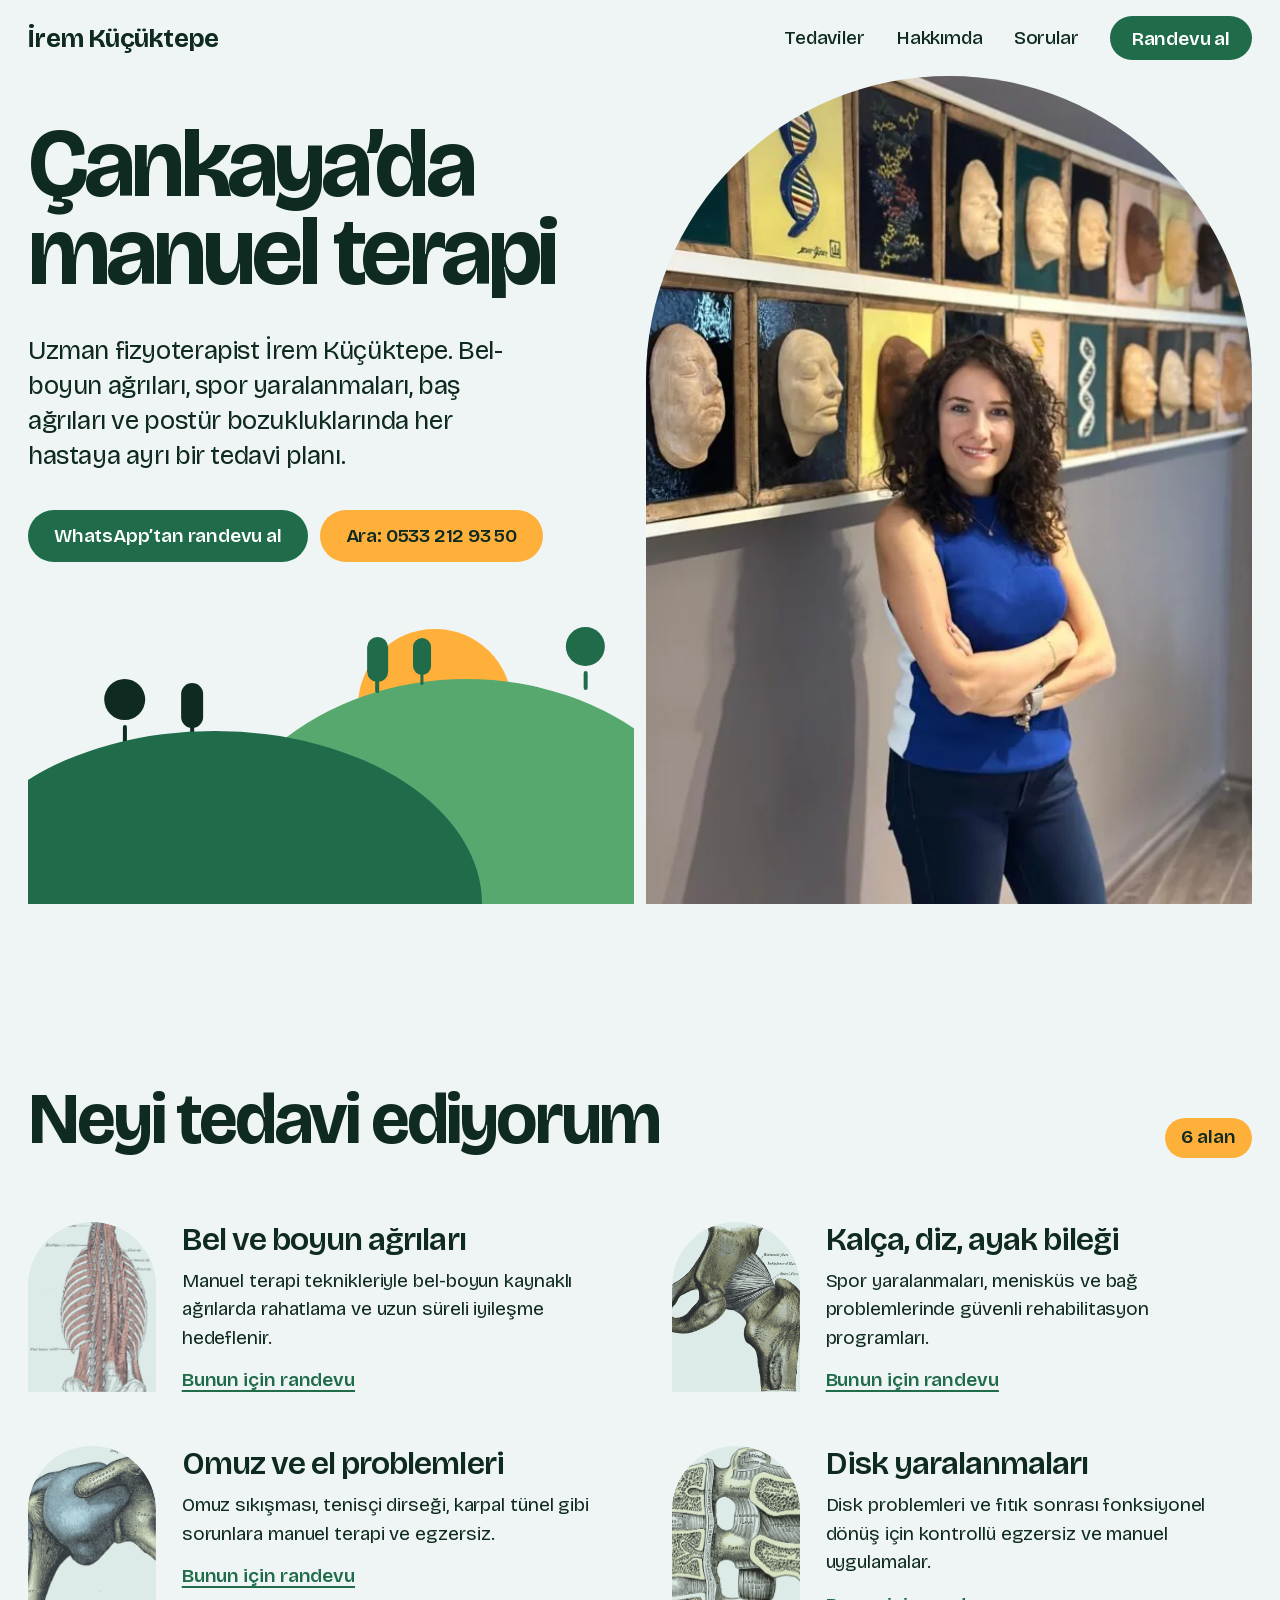
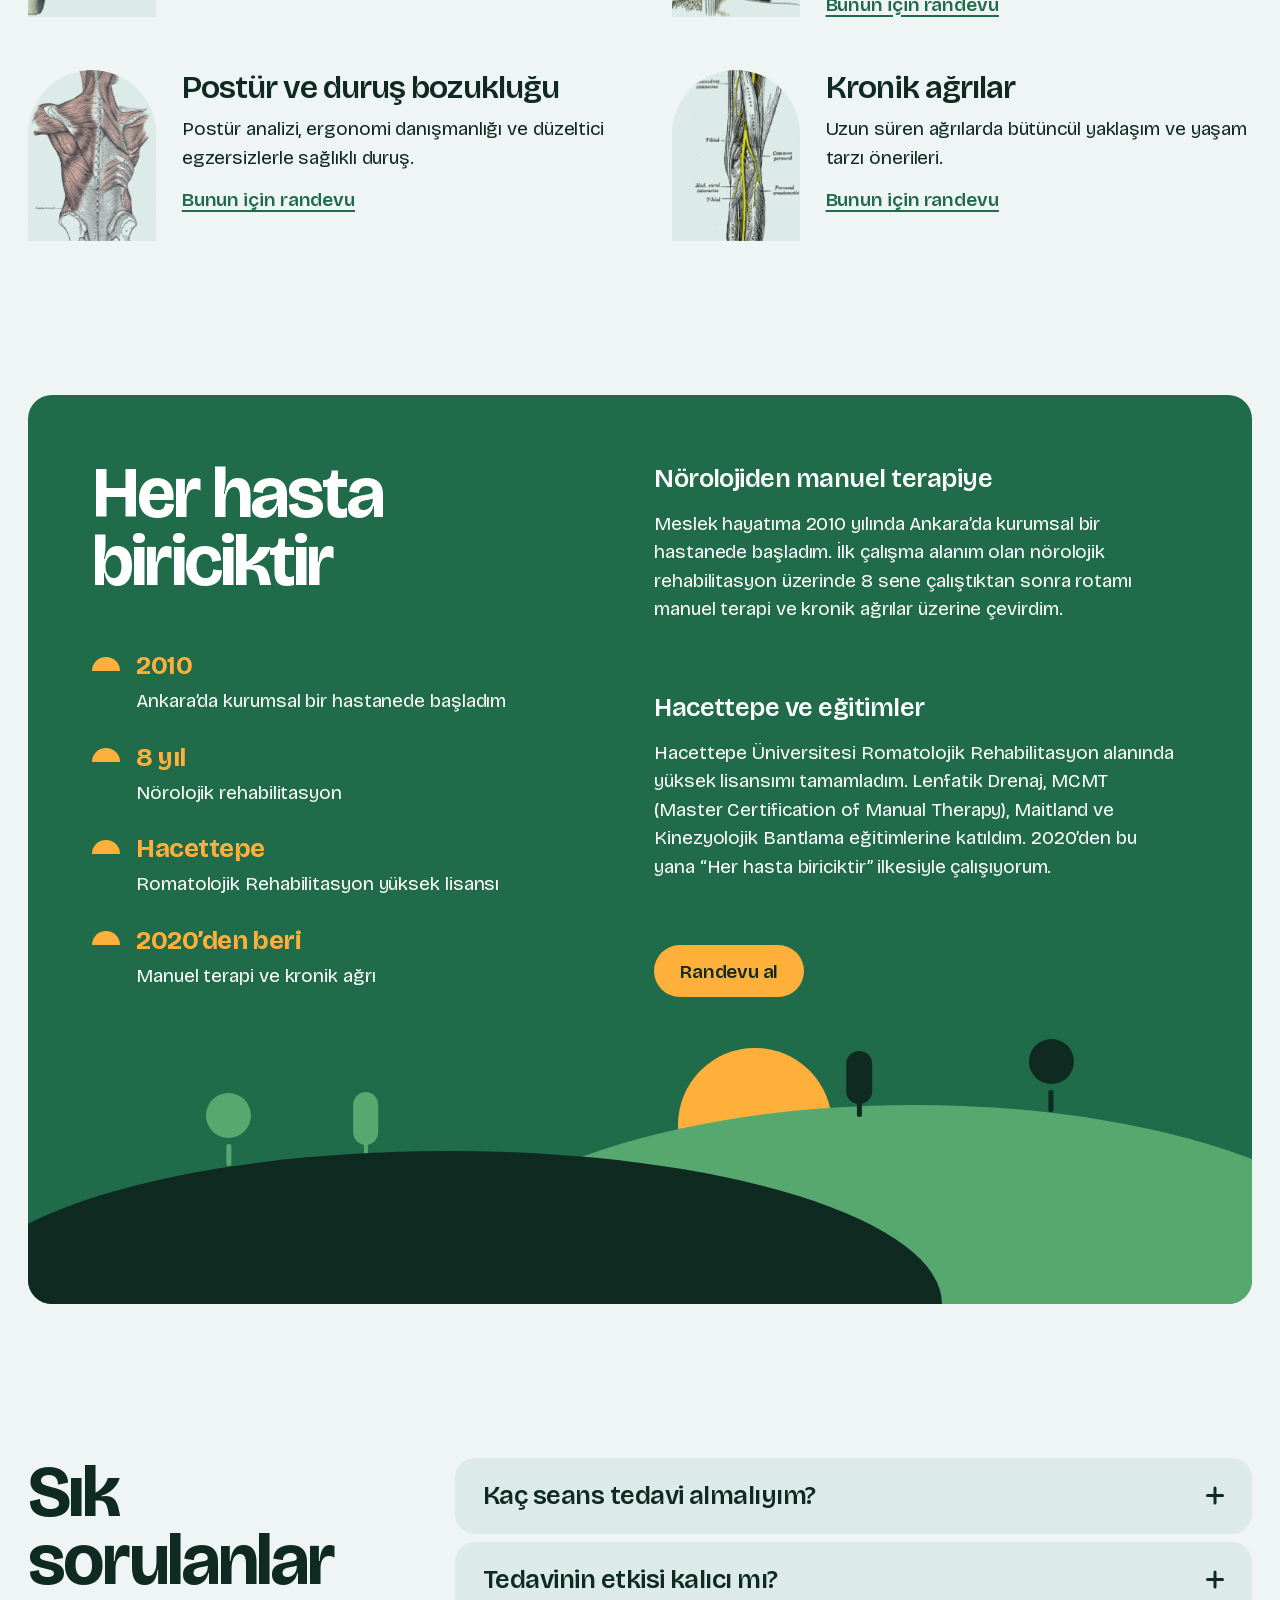
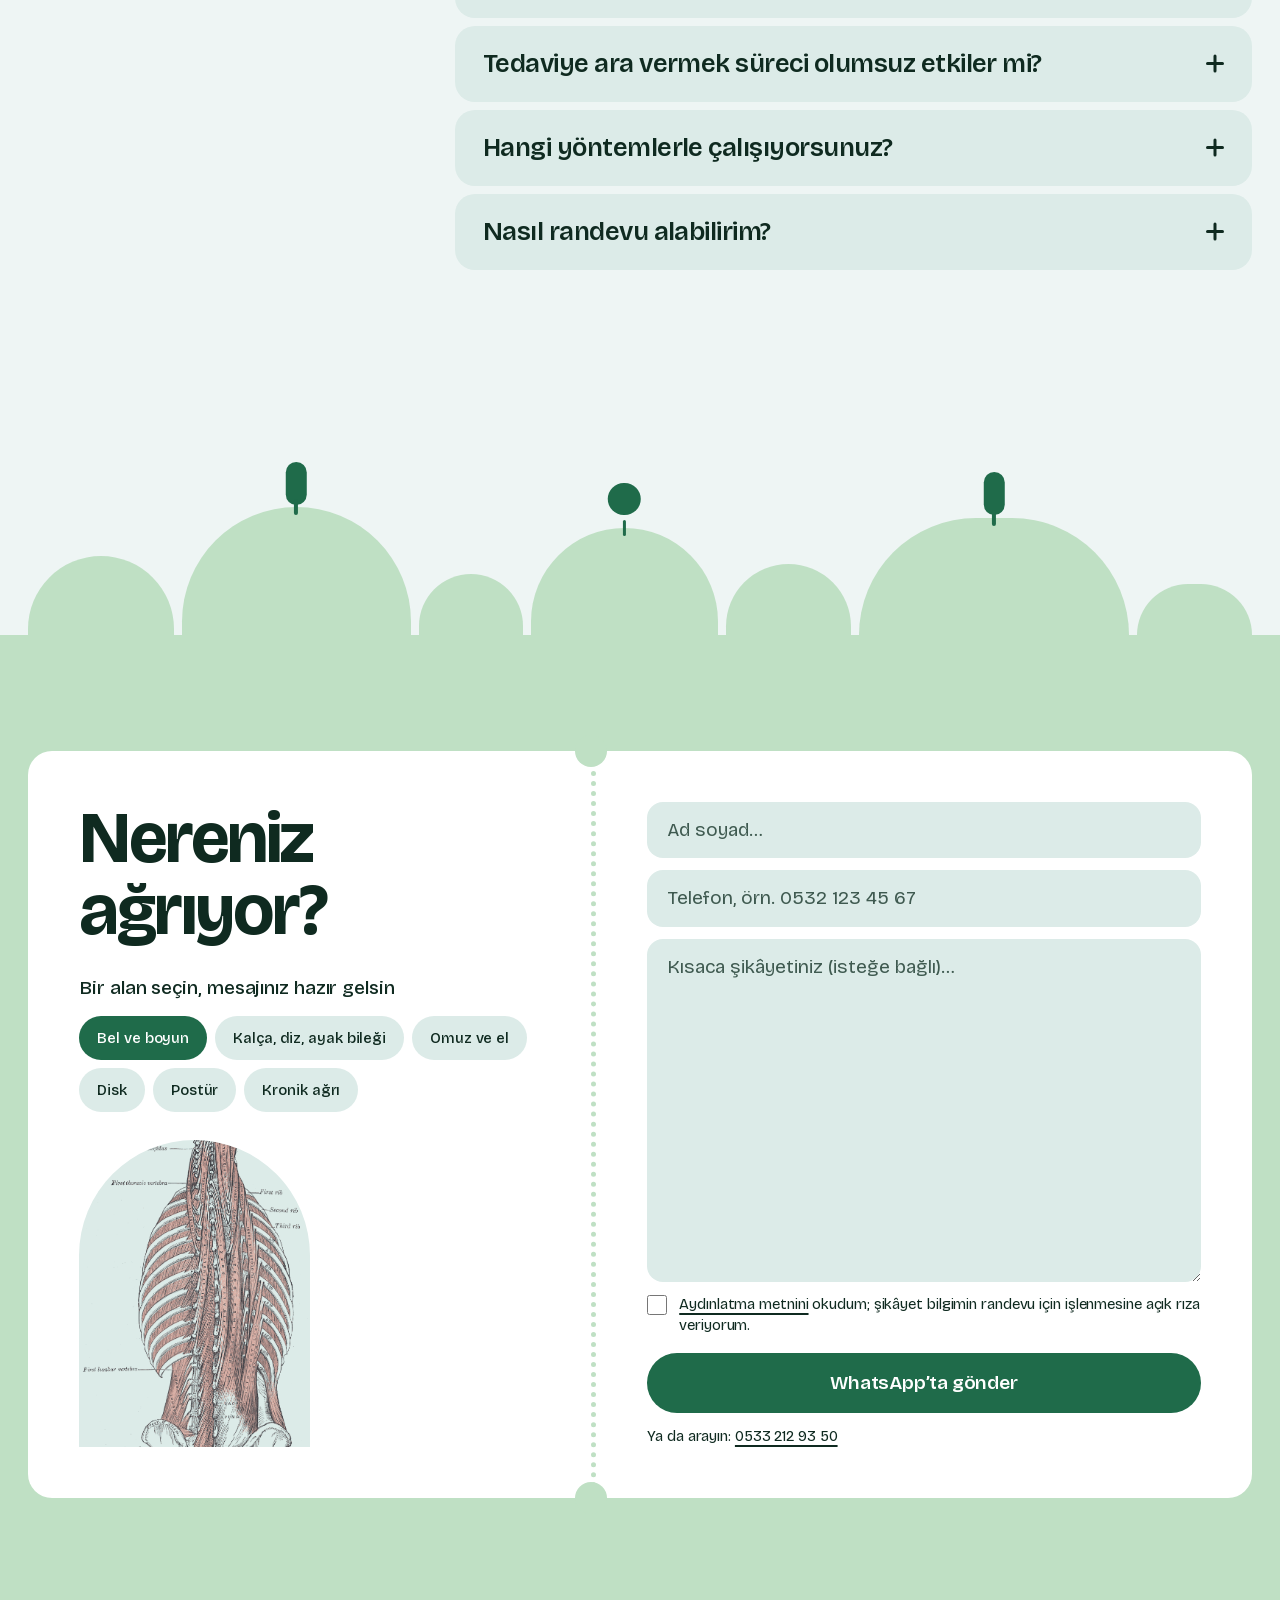
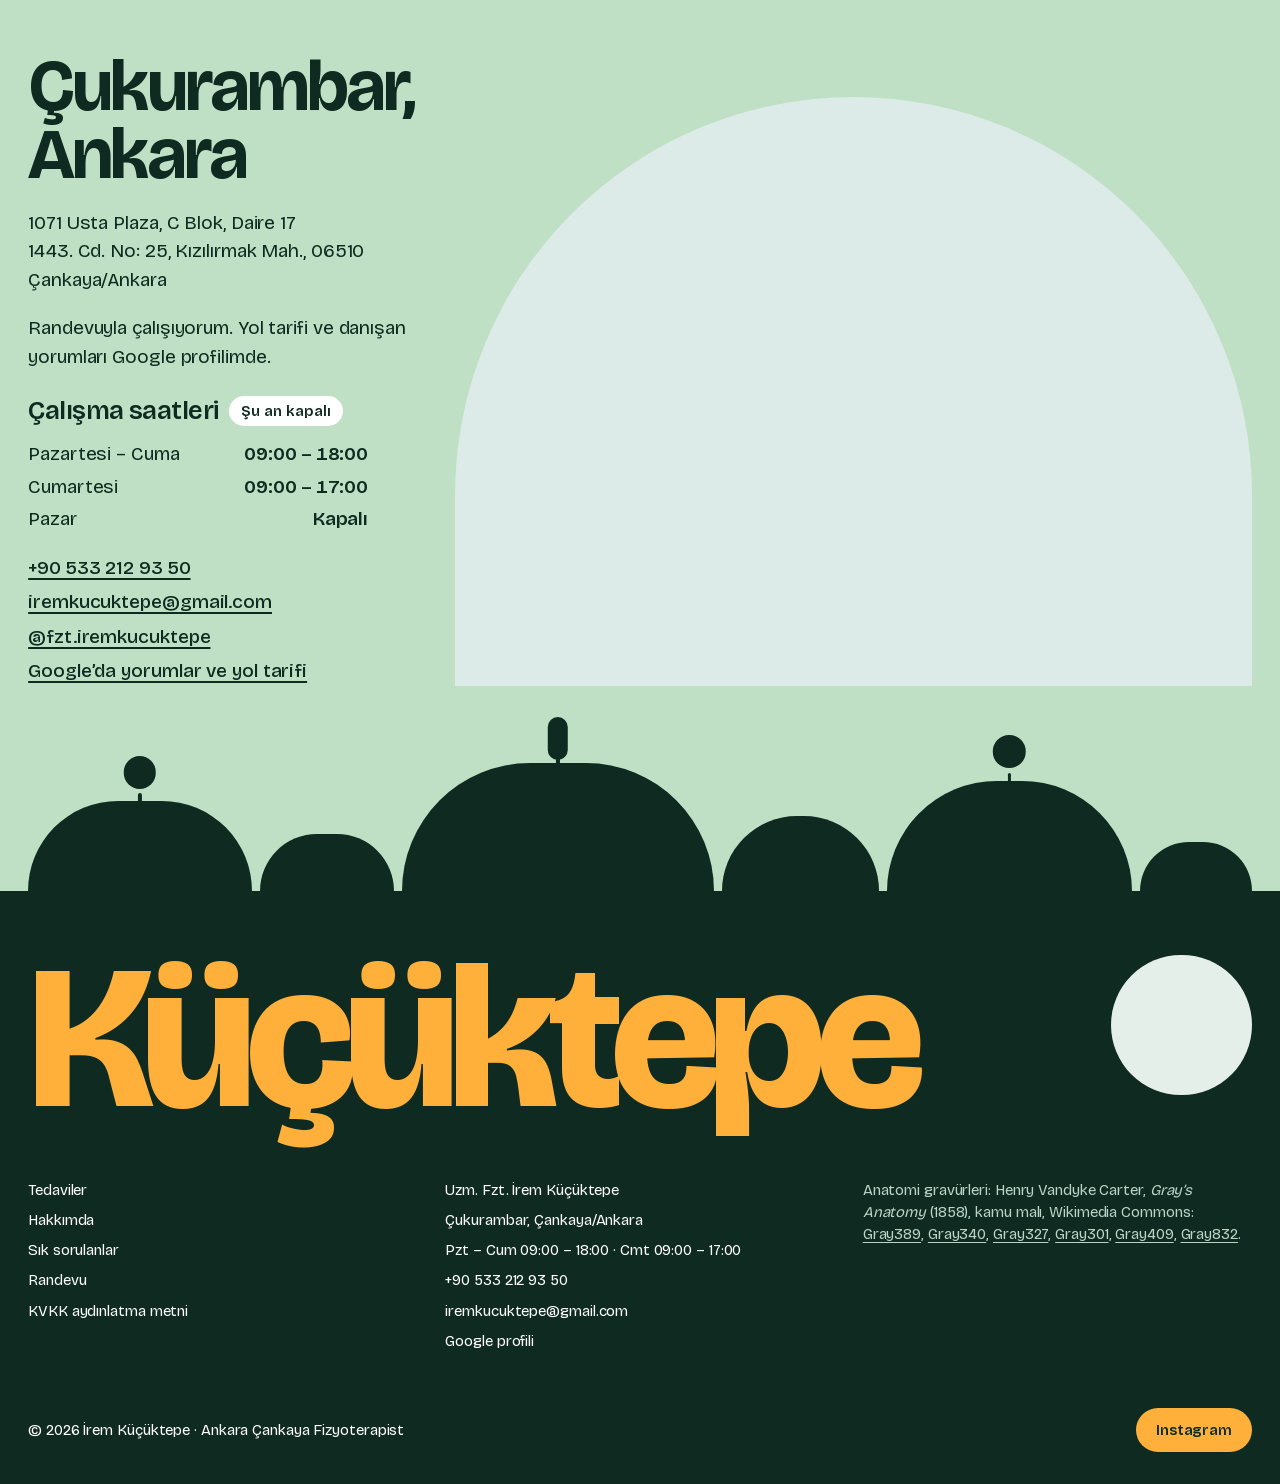
<file: index.html>
<!doctype html>
<html lang="tr">
<head>
  <meta charset="utf-8" />
  <meta name="viewport" content="width=device-width, initial-scale=1" />
  <title>Ankara Çankaya Fizyoterapist | Uzm. Fzt. İrem Küçüktepe</title>
  <meta name="description" content="Çankaya Çukurambar'da manuel terapi ve fizyoterapi: bel-boyun ağrısı, spor yaralanması, postür ve kronik ağrıya kişiye özel tedavi. Randevu alın." />
  <meta name="keywords" content="fizyoterapist, manuel terapi, Ankara, Çankaya fizyoterapi, Çukurambar fizyoterapi, bel ağrısı, boyun ağrısı, spor yaralanmaları, postür bozukluğu, kronik ağrı, rehabilitasyon" />
  <link rel="canonical" href="https://iremkucuktepe.com/" />
  <meta name="robots" content="index,follow,max-image-preview:large" />
  <meta name="theme-color" content="#eef5f4" />

  <meta property="og:type" content="website" />
  <meta property="og:site_name" content="Uzm. Fzt. İrem Küçüktepe" />
  <meta property="og:locale" content="tr_TR" />
  <meta property="og:title" content="Ankara Çankaya Fizyoterapist | Uzm. Fzt. İrem Küçüktepe" />
  <meta property="og:description" content="Çankaya Çukurambar'da manuel terapi ve fizyoterapi: bel-boyun ağrısı, spor yaralanması, postür ve kronik ağrıya kişiye özel tedavi. Randevu alın." />
  <meta property="og:url" content="https://iremkucuktepe.com/" />
  <meta property="og:image" content="https://iremkucuktepe.com/images/og.jpg" />
  <meta property="og:image:width" content="1200" />
  <meta property="og:image:height" content="630" />
  <meta property="og:image:alt" content="Uzm. Fzt. İrem Küçüktepe, Çankaya’da manuel terapi" />
  <meta name="twitter:card" content="summary_large_image" />
  <meta name="twitter:title" content="Ankara Çankaya Fizyoterapist | Uzm. Fzt. İrem Küçüktepe" />
  <meta name="twitter:description" content="Çankaya Çukurambar'da manuel terapi ve fizyoterapi: bel-boyun ağrısı, spor yaralanması, postür ve kronik ağrıya kişiye özel tedavi. Randevu alın." />
  <meta name="twitter:image" content="https://iremkucuktepe.com/images/og.jpg" />

  <link rel="preload" href="fonts/bricolage-latin.woff2" as="font" type="font/woff2" crossorigin>
  <link rel="preload" href="fonts/bricolage-latin-ext.woff2" as="font" type="font/woff2" crossorigin>
  <link rel="stylesheet" href="style.css">
  <link rel="icon" href="favicon.svg" type="image/svg+xml" />
  <script>document.documentElement.classList.add('js')</script>

  <script type="application/ld+json">
  {
    "@context": "https://schema.org",
    "@type": "Physiotherapy",
    "name": "İrem Küçüktepe Fizyoterapi",
    "image": "https://iremkucuktepe.com/images/irem.jpeg",
    "@id": "https://iremkucuktepe.com/",
    "url": "https://iremkucuktepe.com/",
    "telephone": "+905332129350",
    "email": "iremkucuktepe@gmail.com",
    "address": {
      "@type": "PostalAddress",
      "streetAddress": "1071 Usta Plaza C Blok Daire 17, 1443. Cd. No: 25, Kızılırmak Mah., Çukurambar",
      "addressLocality": "Çankaya",
      "postalCode": "06510",
      "addressRegion": "Ankara",
      "addressCountry": "TR"
    },
    "geo": {"@type": "GeoCoordinates", "latitude": 39.906723, "longitude": 32.811787},
    "openingHoursSpecification": [
      {"@type": "OpeningHoursSpecification", "dayOfWeek": ["Monday", "Tuesday", "Wednesday", "Thursday", "Friday"], "opens": "09:00", "closes": "18:00"},
      {"@type": "OpeningHoursSpecification", "dayOfWeek": "Saturday", "opens": "09:00", "closes": "17:00"}
    ],
    "hasMap": "https://maps.google.com/?cid=16543996172281194296",
    "areaServed": {"@type": "City", "name": "Ankara"},
    "employee": {
      "@type": "Person",
      "name": "İrem Küçüktepe",
      "jobTitle": "Uzman Fizyoterapist",
      "image": "https://iremkucuktepe.com/images/irem.jpeg",
      "alumniOf": {"@type": "CollegeOrUniversity", "name": "Hacettepe Üniversitesi"}
    },
    "sameAs": ["https://www.instagram.com/fzt.iremkucuktepe", "https://maps.google.com/?cid=16543996172281194296"]
  }
  </script>
  <script type="application/ld+json">
  {
    "@context": "https://schema.org",
    "@type": "FAQPage",
    "mainEntity": [
      {"@type": "Question", "name": "Kaç seans tedavi almalıyım?",
       "acceptedAnswer": {"@type": "Answer", "text": "Kişinin yaşına, şikayetlerin şiddetine ve süresine göre değişir; genellikle ilk 4-5 seansta belirgin azalma görülür."}},
      {"@type": "Question", "name": "Tedavinin etkisi kalıcı mı?",
       "acceptedAnswer": {"@type": "Answer", "text": "Amaç uzun süreli iyileşmedir. Semptomları bastırmak yerine sorunun kaynağına odaklanılır; sonuç kişinin durumuna ve tedaviye uyumuna göre değişir."}},
      {"@type": "Question", "name": "Tedaviye ara vermek süreci olumsuz etkiler mi?",
       "acceptedAnswer": {"@type": "Answer", "text": "Tercih edilen aksatmamak olsa da yapılan uygulamalar vücutta kayıtlı kalır; ara sonrası kaldığınız yerden devam edilebilir."}},
      {"@type": "Question", "name": "Hangi yöntemlerle çalışıyorsunuz?",
       "acceptedAnswer": {"@type": "Answer", "text": "Manuel terapi temelli çalışıyorum. MCMT, Maitland, Lenfatik Drenaj ve Kinezyolojik Bantlama eğitimlerinden aldığım teknikleri her hastanın değerlendirmesine göre bir araya getiriyorum."}},
      {"@type": "Question", "name": "Nasıl randevu alabilirim?",
       "acceptedAnswer": {"@type": "Answer", "text": "WhatsApp'tan yazabilir ya da +90 533 212 93 50 numarasını arayabilirsiniz. Bu sayfadaki formu doldurduğunuzda mesajınız WhatsApp'ta hazır açılır."}},
      {"@type": "Question", "name": "Klinik nerede?",
       "acceptedAnswer": {"@type": "Answer", "text": "1071 Usta Plaza C Blok Daire 17, 1443. Cd. No: 25, Kızılırmak Mah. (Çukurambar), 06510 Çankaya/Ankara. Konum sayfanın sonundaki haritada."}}
    ]
  }
  </script>
</head>
<body>
  <a class="skip" href="#content">İçeriğe geç</a>

  <header class="site-header">
    <div class="wrap nav">
      <a class="wordmark" href="#" aria-label="İrem Küçüktepe, anasayfa" translate="no">İrem Küçüktepe</a>
      <nav class="nav-links" aria-label="Ana gezinme">
        <a href="#tedaviler">Tedaviler</a>
        <a href="#hakkinda">Hakkımda</a>
        <a href="#sss">Sorular</a>
        <a class="btn" href="#randevu">Randevu al</a>
      </nav>
    </div>
  </header>

  <main id="content">
    <!-- Hero -->
    <section class="wrap hero" aria-labelledby="hero-title" data-hero>
      <div class="hero-text">
        <h1 id="hero-title" data-reveal>Çankaya’da manuel terapi</h1>
        <p class="lede" data-reveal style="--i:1">Uzman fizyoterapist İrem Küçüktepe. Bel-boyun ağrıları, spor yaralanmaları, baş ağrıları ve postür bozukluklarında her hastaya ayrı bir tedavi planı.</p>
        <div class="actions" data-reveal style="--i:2">
          <a class="btn" href="https://wa.me/905332129350?text=Merhaba%2C%20randevu%20almak%20istiyorum." rel="noopener">WhatsApp’tan randevu al</a>
          <a class="btn ghost" href="tel:+905332129350">Ara: 0533 212 93 50</a>
        </div>
        <div class="scene" aria-hidden="true">
          <div class="sun-wrap"><div class="sun"></div></div>
          <div class="hill hill-back"></div>
          <div class="tree" style="--x:58%;--y:73%;--s:clamp(16px, 1.7vw, 26px);--i:0"></div>
          <div class="tree" style="--x:64%;--y:76%;--s:clamp(14px, 1.4vw, 22px);--i:1"></div>
          <div class="tree round" style="--x:86%;--y:74%;--s:clamp(18px, 1.9vw, 28px);--i:2"></div>
          <div class="tree round" style="--x:24%;--y:55%;--s:clamp(18px, 2vw, 30px);--i:3;--c:var(--ink)"></div>
          <div class="tree" style="--x:33%;--y:57%;--s:clamp(16px, 1.7vw, 26px);--i:4;--c:var(--ink)"></div>
          <div class="hill hill-front"></div>
        </div>
      </div>
      <div class="hero-photo">
        <picture><source srcset="images/irem.webp" type="image/webp"><img src="images/irem.jpeg" width="600" height="800" alt="Uzm. Fzt. İrem Küçüktepe, kliniğinde" fetchpriority="high"></picture>
      </div>
    </section>

    <!-- Treatments -->
    <section id="tedaviler" class="wrap section" aria-labelledby="tedaviler-title">
      <div class="section-head" data-reveal>
        <h2 id="tedaviler-title">Neyi tedavi ediyorum</h2>
        <span class="count">6 alan</span>
      </div>
      <ul class="treatments">
        <li data-reveal style="--i:0">
          <div class="plate"><picture><source srcset="images/plates/gray389.webp" type="image/webp"><img src="images/plates/gray389.png" width="625" height="1179" alt="Sırt ve boyun kasları, anatomi gravürü" loading="lazy" decoding="async"></picture></div>
          <div>
            <h3>Bel ve boyun ağrıları</h3>
            <p>Manuel terapi teknikleriyle bel-boyun kaynaklı ağrılarda rahatlama ve uzun süreli iyileşme hedeflenir.</p>
            <a class="ask link" href="#randevu" data-area="Bel ve boyun">Bunun için randevu</a>
          </div>
        </li>
        <li data-reveal style="--i:1">
          <div class="plate"><picture><source srcset="images/plates/gray340.webp" type="image/webp"><img src="images/plates/gray340.png" width="528" height="600" alt="Kalça eklemi, anatomi gravürü" loading="lazy" decoding="async"></picture></div>
          <div>
            <h3>Kalça, diz, ayak bileği</h3>
            <p>Spor yaralanmaları, menisküs ve bağ problemlerinde güvenli rehabilitasyon programları.</p>
            <a class="ask link" href="#randevu" data-area="Kalça, diz, ayak bileği">Bunun için randevu</a>
          </div>
        </li>
        <li data-reveal style="--i:2">
          <div class="plate"><picture><source srcset="images/plates/gray327.webp" type="image/webp"><img src="images/plates/gray327.png" width="600" height="415" alt="Omuz eklemi, anatomi gravürü" loading="lazy" decoding="async"></picture></div>
          <div>
            <h3>Omuz ve el problemleri</h3>
            <p>Omuz sıkışması, tenisçi dirseği, karpal tünel gibi sorunlara manuel terapi ve egzersiz.</p>
            <a class="ask link" href="#randevu" data-area="Omuz ve el">Bunun için randevu</a>
          </div>
        </li>
        <li data-reveal style="--i:3">
          <div class="plate"><picture><source srcset="images/plates/gray301.webp" type="image/webp"><img src="images/plates/gray301.png" width="492" height="409" alt="Bel omurları ve aradaki disk, anatomi gravürü" loading="lazy" decoding="async"></picture></div>
          <div>
            <h3>Disk yaralanmaları</h3>
            <p>Disk problemleri ve fıtık sonrası fonksiyonel dönüş için kontrollü egzersiz ve manuel uygulamalar.</p>
            <a class="ask link" href="#randevu" data-area="Disk">Bunun için randevu</a>
          </div>
        </li>
        <li data-reveal style="--i:4">
          <div class="plate"><picture><source srcset="images/plates/gray409.webp" type="image/webp"><img src="images/plates/gray409.png" width="733" height="1156" alt="Sırtı omurgaya bağlayan kaslar, anatomi gravürü" loading="lazy" decoding="async"></picture></div>
          <div>
            <h3>Postür ve duruş bozukluğu</h3>
            <p>Postür analizi, ergonomi danışmanlığı ve düzeltici egzersizlerle sağlıklı duruş.</p>
            <a class="ask link" href="#randevu" data-area="Postür">Bunun için randevu</a>
          </div>
        </li>
        <li data-reveal style="--i:5">
          <div class="plate"><picture><source srcset="images/plates/gray832.webp" type="image/webp"><img src="images/plates/gray832.png" width="344" height="1000" alt="Bacağın sinirleri, anatomi gravürü" loading="lazy" decoding="async"></picture></div>
          <div>
            <h3>Kronik ağrılar</h3>
            <p>Uzun süren ağrılarda bütüncül yaklaşım ve yaşam tarzı önerileri.</p>
            <a class="ask link" href="#randevu" data-area="Kronik ağrı">Bunun için randevu</a>
          </div>
        </li>
      </ul>
    </section>

    <!-- About -->
    <section id="hakkinda" class="about" aria-labelledby="hakkinda-title">
      <div class="about-left">
        <h2 id="hakkinda-title" class="head" data-reveal>Her hasta biriciktir</h2>
        <ol class="timeline">
          <li data-reveal style="--i:1"><strong>2010</strong><span>Ankara’da kurumsal bir hastanede başladım</span></li>
          <li data-reveal style="--i:2"><strong>8 yıl</strong><span>Nörolojik rehabilitasyon</span></li>
          <li data-reveal style="--i:3"><strong>Hacettepe</strong><span>Romatolojik Rehabilitasyon yüksek lisansı</span></li>
          <li data-reveal style="--i:4"><strong>2020’den beri</strong><span>Manuel terapi ve kronik ağrı</span></li>
        </ol>
      </div>
      <div class="about-blocks">
        <div data-reveal style="--i:1">
          <h3>Nörolojiden manuel terapiye</h3>
          <p>Meslek hayatıma 2010 yılında Ankara’da kurumsal bir hastanede başladım. İlk çalışma alanım olan nörolojik rehabilitasyon üzerinde 8 sene çalıştıktan sonra rotamı manuel terapi ve kronik ağrılar üzerine çevirdim.</p>
        </div>
        <div data-reveal style="--i:2">
          <h3>Hacettepe ve eğitimler</h3>
          <p>Hacettepe Üniversitesi Romatolojik Rehabilitasyon alanında yüksek lisansımı tamamladım. Lenfatik Drenaj, MCMT (Master Certification of Manual Therapy), Maitland ve Kinezyolojik Bantlama eğitimlerine katıldım. 2020’den bu yana “Her hasta biriciktir” ilkesiyle çalışıyorum.</p>
        </div>
        <a class="btn" href="#randevu" data-reveal style="--i:3">Randevu al</a>
      </div>
      <div class="scene about-scene" aria-hidden="true" data-hero>
        <div class="sun-wrap"><div class="sun"></div></div>
        <div class="hill hill-back"></div>
        <div class="tree" style="--x:66%;--y:73%;--s:clamp(18px, 2vw, 30px);--i:0;--c:var(--ink)"></div>
        <div class="tree round" style="--x:80%;--y:75%;--s:clamp(20px, 2.2vw, 32px);--i:1;--c:var(--ink)"></div>
        <div class="tree round" style="--x:20%;--y:54%;--s:clamp(20px, 2.2vw, 32px);--i:2;--c:var(--leaf)"></div>
        <div class="tree" style="--x:30%;--y:57%;--s:clamp(18px, 2vw, 30px);--i:3;--c:var(--leaf)"></div>
        <div class="hill hill-front"></div>
      </div>
    </section>

    <!-- FAQ -->
    <section id="sss" class="wrap section faq" aria-labelledby="sss-title">
      <h2 id="sss-title" class="head" data-reveal>Sık sorulanlar</h2>
      <div class="tiles">
        <details name="sss" data-reveal style="--i:0">
          <summary>Kaç seans tedavi almalıyım? <span class="plus" aria-hidden="true"></span></summary>
          <p>Kişinin yaşına, şikayetlerin şiddetine ve süresine göre değişir; genellikle ilk 4-5 seansta belirgin azalma görülür.</p>
        </details>
        <details name="sss" data-reveal style="--i:1">
          <summary>Tedavinin etkisi kalıcı mı? <span class="plus" aria-hidden="true"></span></summary>
          <p>Amaç uzun süreli iyileşmedir. Semptomları bastırmak yerine sorunun kaynağına odaklanılır; sonuç kişinin durumuna ve tedaviye uyumuna göre değişir.</p>
        </details>
        <details name="sss" data-reveal style="--i:2">
          <summary>Tedaviye ara vermek süreci olumsuz etkiler mi? <span class="plus" aria-hidden="true"></span></summary>
          <p>Tercih edilen aksatmamak olsa da yapılan uygulamalar vücutta kayıtlı kalır; ara sonrası kaldığınız yerden devam edilebilir.</p>
        </details>
        <details name="sss" data-reveal style="--i:3">
          <summary>Hangi yöntemlerle çalışıyorsunuz? <span class="plus" aria-hidden="true"></span></summary>
          <p>Manuel terapi temelli çalışıyorum. MCMT, Maitland, Lenfatik Drenaj ve Kinezyolojik Bantlama eğitimlerinden aldığım teknikleri her hastanın değerlendirmesine göre bir araya getiriyorum.</p>
        </details>
        <details name="sss" data-reveal style="--i:4">
          <summary>Nasıl randevu alabilirim? <span class="plus" aria-hidden="true"></span></summary>
          <p>WhatsApp’tan yazabilir ya da +90 533 212 93 50 numarasını arayabilirsiniz. Bu sayfadaki formu doldurduğunuzda mesajınız WhatsApp’ta hazır açılır.</p>
        </details>
        <details name="sss" data-reveal style="--i:5">
          <summary>Klinik nerede? <span class="plus" aria-hidden="true"></span></summary>
          <p>1071 Usta Plaza C Blok Daire 17, 1443. Cd. No: 25, Kızılırmak Mah. (Çukurambar), 06510 Çankaya/Ankara. Konum sayfanın sonundaki haritada.</p>
        </details>
      </div>
    </section>

    <div class="hills" aria-hidden="true" data-hills>
      <span style="--w:1.4;--h:62%;--i:0"></span>
      <span style="--w:2.2;--h:100%;--i:1"><i class="tree"></i></span>
      <span style="--w:1;--h:48%;--i:2"></span>
      <span style="--w:1.8;--h:84%;--i:3"><i class="tree round"></i></span>
      <span style="--w:1.2;--h:56%;--i:4"></span>
      <span style="--w:2.6;--h:92%;--i:5"><i class="tree"></i></span>
      <span style="--w:1.1;--h:40%;--i:6"></span>
    </div>

    <!-- Booking -->
    <div class="paper">
      <section id="randevu" class="wrap booking" aria-labelledby="randevu-title">
        <form class="coupon" id="randevu-form" action="mailto:iremkucuktepe@gmail.com" method="post" enctype="text/plain" data-reveal>
          <div class="coupon-left">
            <h2 id="randevu-title">Nereniz ağrıyor?</h2>
            <fieldset class="areas">
              <legend>Bir alan seçin, mesajınız hazır gelsin</legend>
              <div class="chips">
                <label><input type="radio" name="alan" value="Bel ve boyun" data-plate="0" checked><span>Bel ve boyun</span></label>
                <label><input type="radio" name="alan" value="Kalça, diz, ayak bileği" data-plate="1"><span>Kalça, diz, ayak bileği</span></label>
                <label><input type="radio" name="alan" value="Omuz ve el" data-plate="2"><span>Omuz ve el</span></label>
                <label><input type="radio" name="alan" value="Disk" data-plate="3"><span>Disk</span></label>
                <label><input type="radio" name="alan" value="Postür" data-plate="4"><span>Postür</span></label>
                <label><input type="radio" name="alan" value="Kronik ağrı" data-plate="5"><span>Kronik ağrı</span></label>
              </div>
            </fieldset>
            <div class="focus-plate" aria-hidden="true">
              <picture><source srcset="images/plates/gray389.webp" type="image/webp"><img class="on" src="images/plates/gray389.png" width="625" height="1179" alt="" loading="lazy"></picture>
              <picture><source srcset="images/plates/gray340.webp" type="image/webp"><img src="images/plates/gray340.png" width="528" height="600" alt="" loading="lazy"></picture>
              <picture><source srcset="images/plates/gray327.webp" type="image/webp"><img src="images/plates/gray327.png" width="600" height="415" alt="" loading="lazy"></picture>
              <picture><source srcset="images/plates/gray301.webp" type="image/webp"><img src="images/plates/gray301.png" width="492" height="409" alt="" loading="lazy"></picture>
              <picture><source srcset="images/plates/gray409.webp" type="image/webp"><img src="images/plates/gray409.png" width="733" height="1156" alt="" loading="lazy"></picture>
              <picture><source srcset="images/plates/gray832.webp" type="image/webp"><img src="images/plates/gray832.png" width="344" height="1000" alt="" loading="lazy"></picture>
            </div>
          </div>
          <div class="coupon-right">
            <label class="field"><span class="sr-only">Ad soyad</span><input required name="ad" autocomplete="name" placeholder="Ad soyad…"></label>
            <label class="field"><span class="sr-only">Telefon</span><input required name="tel" type="tel" inputmode="tel" autocomplete="tel" placeholder="Telefon, örn. 0532 123 45 67"></label>
            <label class="field grow"><span class="sr-only">Not</span><textarea name="mesaj" placeholder="Kısaca şikâyetiniz (isteğe bağlı)…"></textarea></label>
            <label class="consent"><input type="checkbox" name="onay" required><span><a class="link" href="kvkk.html">Aydınlatma metnini</a> okudum; şikâyet bilgimin randevu için işlenmesine açık rıza veriyorum.</span></label>
            <button class="btn submit" type="submit">WhatsApp’ta gönder</button>
            <p class="note">Ya da arayın: <a class="link" href="tel:+905332129350">0533 212 93 50</a></p>
          </div>
        </form>

        <div class="where">
          <div class="where-text" data-reveal>
            <h2 class="head">Çukurambar, Ankara</h2>
            <p>1071 Usta Plaza, C Blok, Daire 17<br>1443. Cd. No: 25, Kızılırmak Mah., 06510 Çankaya/Ankara</p>
            <p>Randevuyla çalışıyorum. Yol tarifi ve danışan yorumları Google profilimde.</p>
            <div class="hours">
              <h3>Çalışma saatleri <span class="now" data-now hidden></span></h3>
              <dl>
                <div><dt>Pazartesi – Cuma</dt><dd>09:00 – 18:00</dd></div>
                <div><dt>Cumartesi</dt><dd>09:00 – 17:00</dd></div>
                <div><dt>Pazar</dt><dd>Kapalı</dd></div>
              </dl>
            </div>
            <div class="lines">
              <a class="link" href="tel:+905332129350">+90 533 212 93 50</a>
              <a class="link" href="mailto:iremkucuktepe@gmail.com">iremkucuktepe@gmail.com</a>
              <a class="link" href="https://www.instagram.com/fzt.iremkucuktepe" rel="me noopener">@fzt.iremkucuktepe</a>
              <a class="link" href="https://share.google/ONoq6S0DC9pOEIOuU" rel="noopener">Google’da yorumlar ve yol tarifi</a>
            </div>
          </div>
          <div class="map" data-reveal style="--i:1">
            <iframe onload="this.classList.add('ready')" title="Klinik konumu, Çukurambar, Çankaya, Ankara" src="https://www.google.com/maps/embed?pb=!1m18!1m12!1m3!1d3060.5492570711185!2d32.809211677379494!3d39.906722971526264!2m3!1f0!2f0!3f0!3m2!1i1024!2i768!4f13.1!3m3!1m2!1s0x14d33fb5be28f5bb%3A0xe59814dd663e2738!2zVXptLiBGenQuIE9zdC4gxLByZW0gS8O8w6fDvGt0ZXBl!5e0!3m2!1str!2str!4v1758063036106!5m2!1str!2str" loading="lazy" referrerpolicy="no-referrer-when-downgrade"></iframe>
          </div>
        </div>
      </section>
      <div class="hills hills-dark" aria-hidden="true" data-hills>
        <span style="--w:2;--h:70%;--i:0"><i class="tree round"></i></span>
        <span style="--w:1.2;--h:44%;--i:1"></span>
        <span style="--w:2.8;--h:100%;--i:2"><i class="tree"></i></span>
        <span style="--w:1.4;--h:58%;--i:3"></span>
        <span style="--w:2.2;--h:86%;--i:4"><i class="tree round"></i></span>
        <span style="--w:1;--h:38%;--i:5"></span>
      </div>
    </div>
  </main>

  <footer class="site-footer">
    <div class="moon" aria-hidden="true" data-reveal></div>
    <p class="bigname" aria-hidden="true" translate="no">Küçüktepe</p>
    <div class="footer-grid">
      <nav aria-label="Sayfa">
        <a href="#tedaviler">Tedaviler</a>
        <a href="#hakkinda">Hakkımda</a>
        <a href="#sss">Sık sorulanlar</a>
        <a href="#randevu">Randevu</a>
        <a href="kvkk.html">KVKK aydınlatma metni</a>
      </nav>
      <div class="contact">
        <span>Uzm. Fzt. İrem Küçüktepe</span>
        <span>Çukurambar, Çankaya/Ankara</span>
        <span>Pzt – Cum 09:00 – 18:00 · Cmt 09:00 – 17:00</span>
        <a href="tel:+905332129350">+90 533 212 93 50</a>
        <a href="mailto:iremkucuktepe@gmail.com">iremkucuktepe@gmail.com</a>
        <a href="https://share.google/ONoq6S0DC9pOEIOuU" rel="noopener">Google profili</a>
      </div>
      <p class="credits">Anatomi gravürleri: Henry Vandyke Carter, <i>Gray’s Anatomy</i> (1858), kamu malı, Wikimedia Commons:
        <a href="https://commons.wikimedia.org/wiki/File:Gray389.png">Gray389</a>,
        <a href="https://commons.wikimedia.org/wiki/File:Gray340.png">Gray340</a>,
        <a href="https://commons.wikimedia.org/wiki/File:Gray327.png">Gray327</a>,
        <a href="https://commons.wikimedia.org/wiki/File:Gray301.png">Gray301</a>,
        <a href="https://commons.wikimedia.org/wiki/File:Gray409.png">Gray409</a>,
        <a href="https://commons.wikimedia.org/wiki/File:Gray832.png">Gray832</a>.</p>
    </div>
    <div class="footer-last">
      <span>© <span id="y">2026</span> İrem Küçüktepe · Ankara Çankaya Fizyoterapist</span>
      <a class="btn" href="https://www.instagram.com/fzt.iremkucuktepe" rel="me noopener">Instagram</a>
    </div>
  </footer>

  <script>
    (function () {
      document.getElementById('y').textContent = new Date().getFullYear();

      // Reveal once on entering the viewport; never leaves content hidden.
      var targets = document.querySelectorAll('[data-reveal], [data-hero], [data-hills]');
      var show = function (el) { el.classList.add('is-in'); };
      if ('IntersectionObserver' in window) {
        var io = new IntersectionObserver(function (entries) {
          entries.forEach(function (e) { if (e.isIntersecting) { show(e.target); io.unobserve(e.target); } });
        }, { rootMargin: '0px 0px -10% 0px', threshold: 0.1 });
        targets.forEach(function (el) { io.observe(el); });
        window.addEventListener('load', function () {
          setTimeout(function () {
            targets.forEach(function (el) { var r = el.getBoundingClientRect(); if (r.top < innerHeight && r.bottom > 0) show(el); });
          }, 2500);
        });
      } else { targets.forEach(show); }

      // The live thing: pick where it hurts; the plate crossfades and the WhatsApp message is prepared.
      var form = document.getElementById('randevu-form');
      var plates = form.querySelectorAll('.focus-plate img');
      var radios = form.querySelectorAll('input[name="alan"]');
      var setPlate = function (i) { plates.forEach(function (img, k) { img.classList.toggle('on', k === i); }); };
      radios.forEach(function (r) { r.addEventListener('change', function () { setPlate(+r.dataset.plate); }); });

      document.querySelectorAll('[data-area]').forEach(function (a) {
        a.addEventListener('click', function () {
          var r = form.querySelector('input[name="alan"][value="' + a.dataset.area + '"]');
          if (r) { r.checked = true; setPlate(+r.dataset.plate); }
        });
      });

      form.addEventListener('submit', function (e) {
        e.preventDefault();
        var f = new FormData(form);
        var text = 'Merhaba, ben ' + f.get('ad') + ' (' + f.get('tel') + '). ' + f.get('alan') + ' için randevu almak istiyorum.';
        if (f.get('mesaj')) text += '\n' + f.get('mesaj');
        window.open('https://wa.me/905332129350?text=' + encodeURIComponent(text), '_blank', 'noopener');
      });

      // Open right now? Computed in Istanbul time from the same hours shown in the list.
      var now = document.querySelector('[data-now]');
      if (now && window.Intl) {
        var parts = new Intl.DateTimeFormat('en-GB', { timeZone: 'Europe/Istanbul', weekday: 'short', hour: '2-digit', minute: '2-digit', hour12: false })
          .formatToParts(new Date()).reduce(function (o, p) { o[p.type] = p.value; return o; }, {});
        var day = parts.weekday, mins = (+parts.hour % 24) * 60 + (+parts.minute);
        var close = day === 'Sun' ? 0 : day === 'Sat' ? 17 * 60 : 18 * 60;
        var open = day !== 'Sun' && mins >= 9 * 60 && mins < close;
        now.textContent = open ? 'Şu an açık' : 'Şu an kapalı';
        now.classList.toggle('is-open', open);
        now.hidden = false;
      }

      // The sun sets behind the hills as the page scrolls.
      var sun = document.querySelector('.sun-wrap');
      if (sun && !matchMedia('(prefers-reduced-motion: reduce)').matches) {
        var ticking = false;
        addEventListener('scroll', function () {
          if (ticking) return; ticking = true;
          requestAnimationFrame(function () {
            var y = Math.min(scrollY, innerHeight);
            sun.style.transform = 'translateY(' + (y * 0.3).toFixed(1) + 'px)';
            ticking = false;
          });
        }, { passive: true });
      }

      // Phone: place the coupon notches on the seam between its two halves.
      var left = form.querySelector('.coupon-left');
      var seam = function () { form.style.setProperty('--seam', left.offsetHeight + 'px'); };
      seam(); addEventListener('resize', seam);
    })();
  </script>
</body>
</html>
</file>
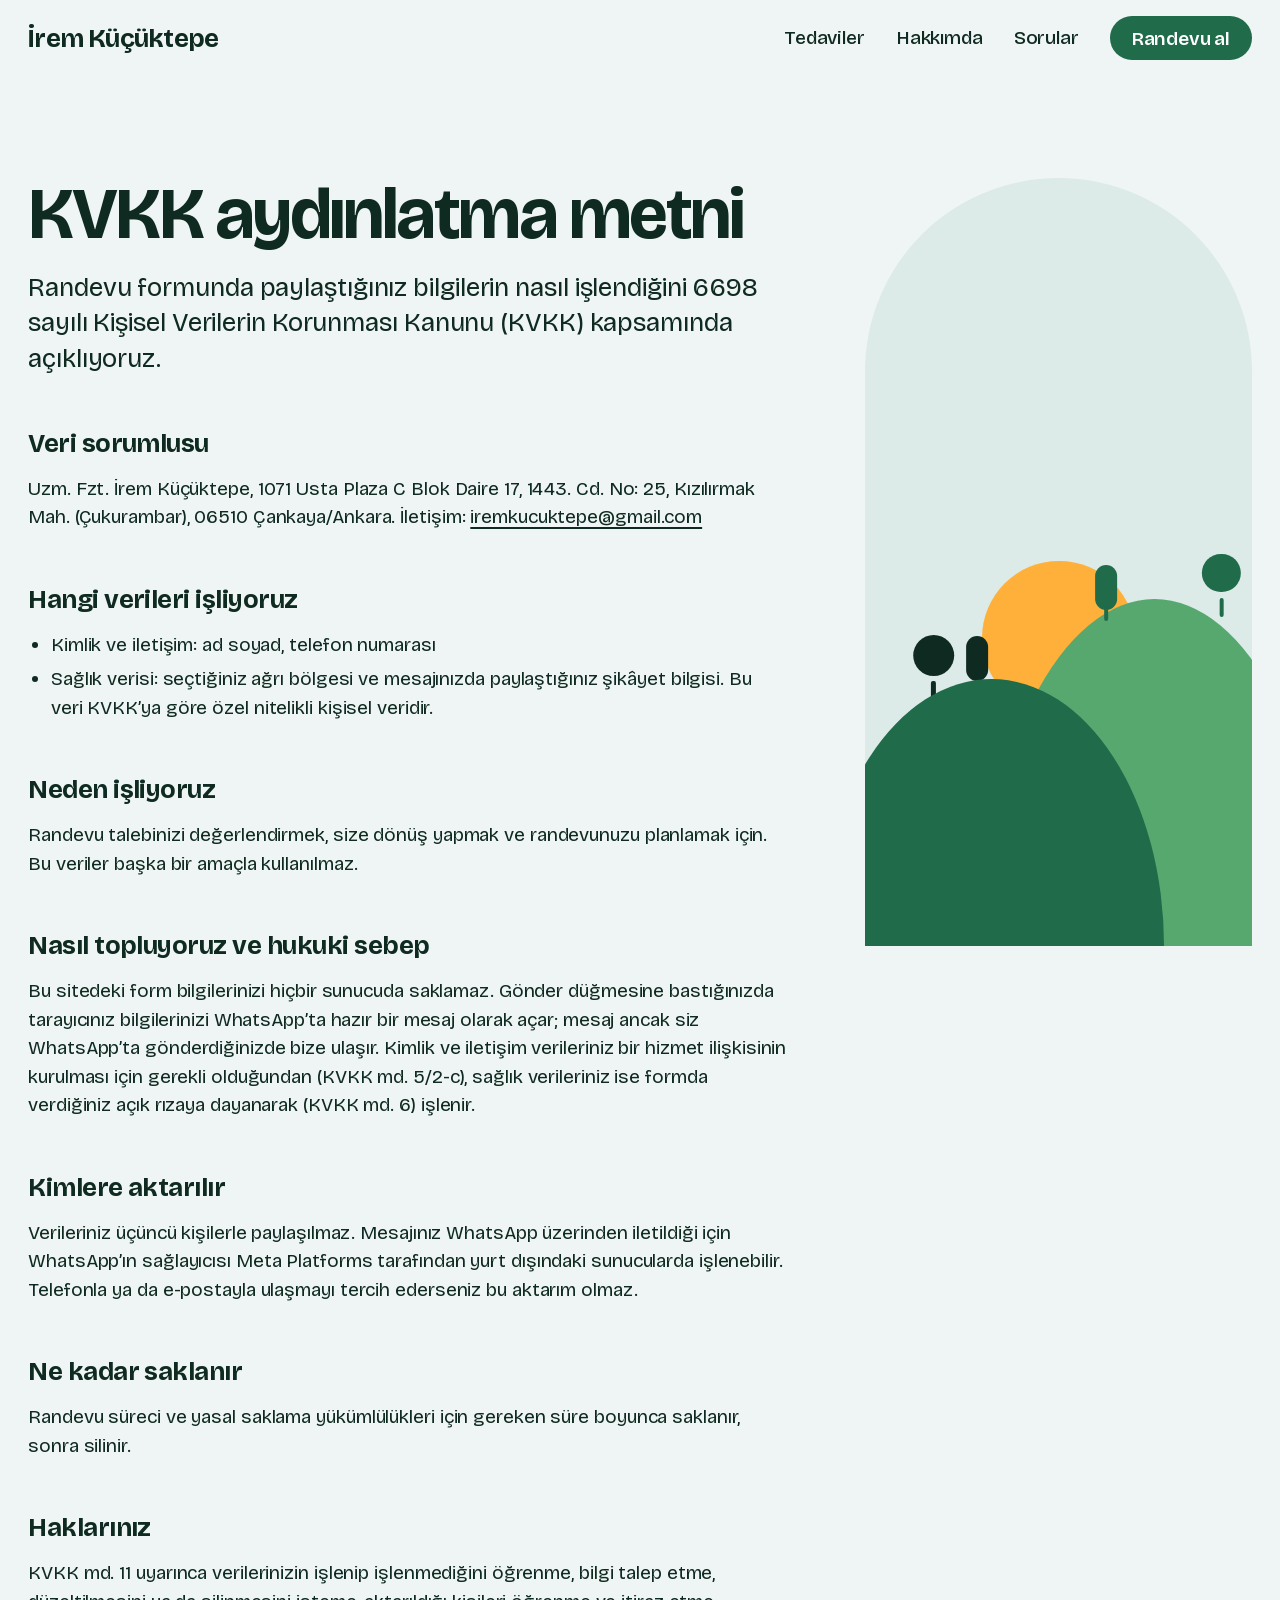
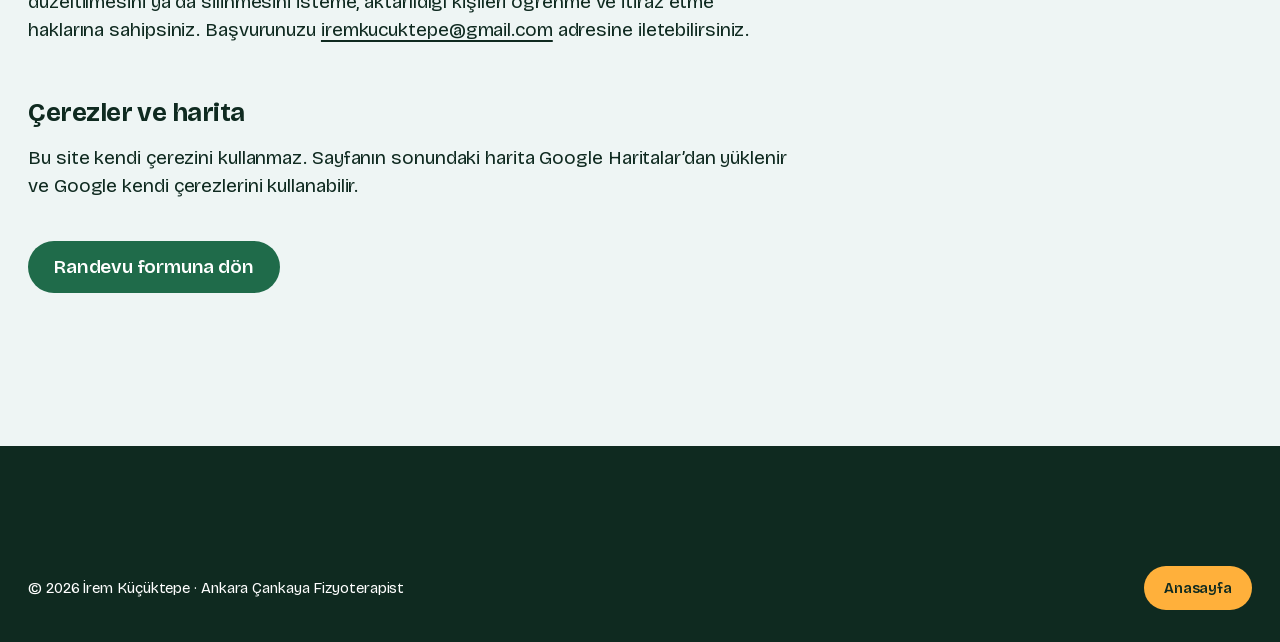
<file: kvkk.html>
<!doctype html>
<html lang="tr">
<head>
  <meta charset="utf-8" />
  <meta name="viewport" content="width=device-width, initial-scale=1" />
  <title>KVKK Aydınlatma Metni | Uzm. Fzt. İrem Küçüktepe</title>
  <meta name="description" content="Uzm. Fzt. İrem Küçüktepe randevu formu için kişisel verilerin korunması aydınlatma metni." />
  <link rel="canonical" href="https://iremkucuktepe.com/kvkk.html" />
  <meta name="theme-color" content="#eef5f4" />
  <link rel="preload" href="fonts/bricolage-latin.woff2" as="font" type="font/woff2" crossorigin>
  <link rel="preload" href="fonts/bricolage-latin-ext.woff2" as="font" type="font/woff2" crossorigin>
  <link rel="stylesheet" href="style.css">
  <link rel="icon" href="favicon.svg" type="image/svg+xml" />
  <script>document.documentElement.classList.add('js')</script>
</head>
<body>
  <a class="skip" href="#content">İçeriğe geç</a>

  <header class="site-header">
    <div class="wrap nav">
      <a class="wordmark" href="./" aria-label="İrem Küçüktepe, anasayfa">İrem Küçüktepe</a>
      <nav class="nav-links" aria-label="Ana gezinme">
        <a href="./#tedaviler">Tedaviler</a>
        <a href="./#hakkinda">Hakkımda</a>
        <a href="./#sss">Sorular</a>
        <a class="btn" href="./#randevu">Randevu al</a>
      </nav>
    </div>
  </header>

  <main id="content" class="wrap doc-wrap" data-hero>
    <article class="doc">
      <h1 data-reveal>KVKK aydınlatma metni</h1>
      <p class="lede" data-reveal style="--i:1">Randevu formunda paylaştığınız bilgilerin nasıl işlendiğini 6698 sayılı Kişisel Verilerin Korunması Kanunu (KVKK) kapsamında açıklıyoruz.</p>

      <h2>Veri sorumlusu</h2>
      <p>Uzm. Fzt. İrem Küçüktepe, 1071 Usta Plaza C Blok Daire 17, 1443. Cd. No: 25, Kızılırmak Mah. (Çukurambar), 06510 Çankaya/Ankara. İletişim: <a class="link" href="mailto:iremkucuktepe@gmail.com">iremkucuktepe@gmail.com</a></p>

      <h2>Hangi verileri işliyoruz</h2>
      <ul>
        <li>Kimlik ve iletişim: ad soyad, telefon numarası</li>
        <li>Sağlık verisi: seçtiğiniz ağrı bölgesi ve mesajınızda paylaştığınız şikâyet bilgisi. Bu veri KVKK’ya göre özel nitelikli kişisel veridir.</li>
      </ul>

      <h2>Neden işliyoruz</h2>
      <p>Randevu talebinizi değerlendirmek, size dönüş yapmak ve randevunuzu planlamak için. Bu veriler başka bir amaçla kullanılmaz.</p>

      <h2>Nasıl topluyoruz ve hukuki sebep</h2>
      <p>Bu sitedeki form bilgilerinizi hiçbir sunucuda saklamaz. Gönder düğmesine bastığınızda tarayıcınız bilgilerinizi WhatsApp’ta hazır bir mesaj olarak açar; mesaj ancak siz WhatsApp’ta gönderdiğinizde bize ulaşır. Kimlik ve iletişim verileriniz bir hizmet ilişkisinin kurulması için gerekli olduğundan (KVKK md. 5/2-c), sağlık verileriniz ise formda verdiğiniz açık rızaya dayanarak (KVKK md. 6) işlenir.</p>

      <h2>Kimlere aktarılır</h2>
      <p>Verileriniz üçüncü kişilerle paylaşılmaz. Mesajınız WhatsApp üzerinden iletildiği için WhatsApp’ın sağlayıcısı Meta Platforms tarafından yurt dışındaki sunucularda işlenebilir. Telefonla ya da e-postayla ulaşmayı tercih ederseniz bu aktarım olmaz.</p>

      <h2>Ne kadar saklanır</h2>
      <p>Randevu süreci ve yasal saklama yükümlülükleri için gereken süre boyunca saklanır, sonra silinir.</p>

      <h2>Haklarınız</h2>
      <p>KVKK md. 11 uyarınca verilerinizin işlenip işlenmediğini öğrenme, bilgi talep etme, düzeltilmesini ya da silinmesini isteme, aktarıldığı kişileri öğrenme ve itiraz etme haklarına sahipsiniz. Başvurunuzu <a class="link" href="mailto:iremkucuktepe@gmail.com">iremkucuktepe@gmail.com</a> adresine iletebilirsiniz.</p>

      <h2>Çerezler ve harita</h2>
      <p>Bu site kendi çerezini kullanmaz. Sayfanın sonundaki harita Google Haritalar’dan yüklenir ve Google kendi çerezlerini kullanabilir.</p>

      <a class="btn" href="./#randevu">Randevu formuna dön</a>
    </article>
    <div class="window" aria-hidden="true">
        <div class="scene" aria-hidden="true">
          <div class="sun-wrap"><div class="sun"></div></div>
          <div class="hill hill-back"></div>
          <div class="tree" style="--x:60%;--y:73%;--s:clamp(16px, 1.7vw, 26px);--i:0"></div>
          <div class="tree round" style="--x:84%;--y:74%;--s:clamp(18px, 1.9vw, 28px);--i:1"></div>
          <div class="tree round" style="--x:24%;--y:55%;--s:clamp(18px, 2vw, 30px);--i:2;--c:var(--ink)"></div>
          <div class="tree" style="--x:33%;--y:57%;--s:clamp(16px, 1.7vw, 26px);--i:3;--c:var(--ink)"></div>
          <div class="hill hill-front"></div>
        </div>
    </div>
  </main>

  <footer class="site-footer">
    <div class="footer-last">
      <span>© <span id="y">2026</span> İrem Küçüktepe · Ankara Çankaya Fizyoterapist</span>
      <a class="btn" href="./">Anasayfa</a>
    </div>
  </footer>
  <script>document.getElementById('y').textContent = new Date().getFullYear();</script>
  <script>
    requestAnimationFrame(function () { requestAnimationFrame(function () {
      document.querySelectorAll('[data-hero], [data-reveal]').forEach(function (el) { el.classList.add('is-in'); });
    }); });
  </script>
</body>
</html>
</file>
<file: style.css>
/* İrem Küçüktepe: one motif: the "küçük tepe" (small hill) dome.
   It shapes the hero mass, every picture, the buttons, the list bullets and the band of hills. */

/* Bricolage Grotesque (SIL Open Font License 1.1), self-hosted variable font: opsz 12-96, wght 400-800 */
@font-face{
  font-family:"Bricolage Grotesque"; font-style:normal; font-weight:400 800; font-display:swap;
  src:url(fonts/bricolage-latin-ext.woff2) format("woff2");
  unicode-range:U+0100-02BA, U+02BD-02C5, U+02C7-02CC, U+02CE-02D7, U+02DD-02FF, U+0304, U+0308, U+0329, U+1D00-1DBF, U+1E00-1E9F, U+1EF2-1EFF, U+2020, U+20A0-20AB, U+20AD-20C4, U+2113, U+2C60-2C7F, U+A720-A7FF;
}
@font-face{
  font-family:"Bricolage Grotesque"; font-style:normal; font-weight:400 800; font-display:swap;
  src:url(fonts/bricolage-latin.woff2) format("woff2");
  unicode-range:U+0000-00FF, U+0131, U+0152-0153, U+02BB-02BC, U+02C6, U+02DA, U+02DC, U+0304, U+0308, U+0329, U+2000-206F, U+20AC, U+2122, U+2191, U+2193, U+2212, U+2215, U+FEFF, U+FFFD;
}

:root{
  /* Nature: sky mist ground, pine and meadow greens, an amber sun */
  --bg:#eef5f4;
  --surface:#dcebe8;
  --ink:#0f2a20;
  --muted:#3f5a50;
  --accent:#1f6b4a;
  --accent-ink:#ffffff;
  --leaf:#57a86f;
  --meadow:#bfe0c4;
  --sun:#ffb03b;
  --sun-ink:#0f2a20;
  --paper:#ffffff;
  --paper-ink:#0f2a20;
  --field:var(--meadow);
  --field-ink:var(--ink);

  --font:"Bricolage Grotesque", system-ui, -apple-system, "Segoe UI", sans-serif;
  --step-small:clamp(0.875rem, 0.85rem + 0.1vw, 0.9375rem);
  --step-body:clamp(1.0625rem, 1rem + 0.25vw, 1.1875rem);
  --step-lead:clamp(1.25rem, 1.1rem + 0.7vw, 1.625rem);
  --step-head:clamp(2.5rem, 1.3rem + 4vw, 5rem);
  --step-display:clamp(3.5rem, 1rem + 7vw, 8rem);

  --m:clamp(16px, 2.2vw, 32px);
  --gap:12px;
  --dome:999px 999px 0 0;
  --ease:cubic-bezier(.16,1,.3,1);
  color-scheme:light;
}

/* Base */
*,*::before,*::after{box-sizing:border-box}
html{-webkit-text-size-adjust:100%; scroll-padding-top:88px}
@media (prefers-reduced-motion: no-preference){ html{scroll-behavior:smooth} }
body{
  margin:0; background:var(--bg); color:var(--ink);
  font:400 var(--step-body)/1.5 var(--font); letter-spacing:-.005em;
  font-optical-sizing:auto; -webkit-font-smoothing:antialiased;
}
img{display:block; max-width:100%; height:auto}
picture{display:contents}
a{color:inherit}
a,button,label,summary,input,textarea{touch-action:manipulation; -webkit-tap-highlight-color:rgba(31,107,74,.15)}
h1,h2{margin:0; font-weight:700; text-wrap:balance}
h3{margin:0; font-weight:600; text-wrap:balance}
p{margin:0}
::selection{background:var(--sun); color:var(--sun-ink)}
:focus-visible{outline:3px solid var(--ink); outline-offset:3px; border-radius:4px}
.sr-only{position:absolute; width:1px; height:1px; overflow:hidden; clip:rect(0 0 0 0); white-space:nowrap}
.skip{position:absolute; left:var(--m); top:-80px; z-index:100; background:var(--ink); color:var(--bg); padding:12px 18px; border-radius:999px; text-decoration:none}
.skip:focus{top:12px}

.wrap{padding-inline:var(--m)}

/* Buttons: one shape, the pill (two domes) */
.btn{
  display:inline-flex; align-items:center; justify-content:center; gap:10px;
  min-height:52px; padding:0 26px; border:0; border-radius:999px;
  background:var(--accent); color:var(--accent-ink);
  font:600 var(--step-body)/1 var(--font); letter-spacing:-.01em; text-decoration:none; cursor:pointer;
  transition:transform .3s var(--ease), background-color .25s ease, color .25s ease;
}
.btn:hover{transform:translateY(-2px)}
.btn:active{transform:translateY(0) scale(.97)}
.btn.ghost{background:var(--sun); color:var(--sun-ink)}
.btn.ghost:hover{background:var(--ink); color:var(--bg)}

.link{
  text-decoration:underline; text-decoration-thickness:2px; text-underline-offset:4px;
  transition:text-underline-offset .25s var(--ease);
}
.link:hover{text-underline-offset:7px}

/* Header: a plain bar */
.site-header{position:sticky; top:0; z-index:50; background:var(--bg)}
.nav{display:flex; align-items:center; justify-content:space-between; gap:24px; height:76px}
.wordmark{font-size:var(--step-lead); font-weight:700; letter-spacing:-.03em; text-decoration:none; white-space:nowrap}
.nav-links{display:flex; align-items:center; gap:clamp(16px, 2.4vw, 36px)}
.nav-links a:not(.btn){text-decoration:none; font-weight:500; position:relative}
.nav-links a:not(.btn)::after{
  content:""; position:absolute; left:0; right:0; bottom:-4px; height:2px; background:currentColor;
  transform:scaleX(0); transform-origin:left; transition:transform .35s var(--ease);
}
.nav-links a:not(.btn):hover::after{transform:scaleX(1)}
.nav-links .btn{min-height:44px; padding:0 22px; white-space:nowrap}

/* Hero: text and the big hill on the left, the portrait under an arch on the right */
.hero{
  display:grid; grid-template-columns:1fr 1fr; gap:var(--gap);
  min-height:calc(100svh - 76px); padding-bottom:var(--m);
}
.hero-text{
  position:relative; overflow:hidden; display:flex; flex-direction:column;
  padding:clamp(24px, 5vh, 72px) clamp(0px, 2vw, 32px) 0 0; min-height:560px;
}
.hero-text{container-type:inline-size}
/* The headline scales with its own column, so it never breaks past two lines */
.hero h1{font-size:min(var(--step-display), 16.5cqi); line-height:.92; letter-spacing:-.04em}
.hero .lede{margin-top:36px; max-width:30ch; font-size:var(--step-lead); line-height:1.35; letter-spacing:-.015em}
.hero .actions{display:flex; flex-wrap:wrap; gap:12px; margin-top:36px; margin-bottom:clamp(40px, 6vh, 72px)}
/* The landscape: an amber sun setting behind two small hills with trees on their crests */
.scene{flex:none; position:relative; margin:auto -14% 0; height:clamp(170px, 32vh, 340px)}
.scene > *{position:absolute}
.sun-wrap{right:24%; bottom:42%; width:clamp(110px, 12vw, 190px); aspect-ratio:1; will-change:transform}
.sun{width:100%; height:100%; border-radius:50%; background:var(--sun)}
.hill{bottom:0; border-radius:50% 50% 0 0 / 100% 100% 0 0; transform-origin:50% 100%}
.hill-back{left:34%; right:-6%; height:78%; background:var(--leaf)}
.hill-front{left:0; right:28%; height:60%; background:var(--accent)}

/* Trees: a cypress (tall pill) or a round crown on a short trunk */
.tree{left:var(--x); bottom:var(--y); width:var(--s, 24px); height:calc(var(--s, 24px) * 2.6); transform:translateX(-50%); transform-origin:50% 100%}
.tree::before{content:""; position:absolute; left:0; right:0; top:0; height:80%; border-radius:999px; background:var(--c, var(--accent))}
.tree.round::before{left:-30%; right:-30%; height:auto; aspect-ratio:1; border-radius:50%}
.tree::after{content:""; position:absolute; left:50%; bottom:0; width:18%; height:30%; transform:translateX(-50%); border-radius:2px; background:var(--c, var(--accent))}
.hero-photo{position:relative; overflow:hidden; border-radius:var(--dome); background:var(--surface)}
.hero-photo img{position:absolute; inset:0; width:100%; height:100%; object-fit:cover; object-position:50% 30%}

/* Sections */
.section{padding-block:clamp(96px, 12vw, 200px)}
.section-head{display:flex; justify-content:space-between; align-items:baseline; gap:24px; margin-bottom:clamp(40px, 5vw, 72px)}
.section-head h2, h2.head{font-size:var(--step-head); line-height:.95; letter-spacing:-.04em}
.section-head .count{display:inline-flex; align-items:center; min-height:40px; padding:0 16px; border-radius:999px; background:var(--sun); color:var(--sun-ink); font-size:var(--step-body); font-weight:600; white-space:nowrap}

/* Treatments: a two-column list with dome-shaped plate bullets */
.treatments{
  list-style:none; margin:0; padding:0;
  display:grid; grid-template-columns:1fr 1fr; column-gap:clamp(32px, 5vw, 96px); row-gap:clamp(36px, 4vw, 56px);
}
.treatments li{display:grid; grid-template-columns:clamp(96px, 10vw, 152px) 1fr; gap:clamp(20px, 2vw, 32px); align-items:start}
.plate{
  aspect-ratio:3/4; border-radius:var(--dome); overflow:hidden; background:var(--surface);
  transition:background-color .4s ease;
}
.treatments li:hover .plate{background:var(--sun)}
.treatments h3{transition:color .25s ease}
.treatments li:hover h3{color:var(--accent)}
.plate img{width:100%; height:100%; object-fit:cover; mix-blend-mode:multiply; transition:transform .8s var(--ease)}
.treatments li:hover .plate img{transform:scale(1.08)}
.treatments h3{font-size:clamp(1.5rem, 1.2rem + 1vw, 2rem); line-height:1.1; letter-spacing:-.03em; overflow-wrap:anywhere}
.treatments p{margin-top:10px; max-width:40ch}
.treatments .ask{display:inline-block; margin-top:14px; font-weight:600; color:var(--accent)}

/* About: an inset ink panel */
.about{
  --foot:clamp(170px, 20vw, 280px);
  position:relative; overflow:hidden; margin-inline:var(--m);
  background:var(--accent); color:var(--paper); border-radius:24px;
  display:grid; grid-template-columns:1fr 1fr; gap:var(--m);
  padding:clamp(32px, 5vw, 72px) clamp(32px, 5vw, 72px) calc(var(--foot) + clamp(32px, 4vw, 56px));
}
/* Her path so far, each step on a small hill */
.timeline{list-style:none; margin:clamp(32px, 4vw, 56px) 0 0; padding:0; display:grid; gap:22px}
.timeline li{position:relative; display:grid; gap:2px; padding-left:44px}
.timeline li::before{content:""; position:absolute; left:0; top:.55em; width:28px; height:14px; border-radius:var(--dome); background:var(--sun)}
.timeline strong{font-size:var(--step-lead); font-weight:700; letter-spacing:-.02em; color:var(--sun)}
/* The panel's foot: the landscape again, at dusk */
.about .about-scene{position:absolute; left:-6%; right:-6%; bottom:0; margin:0; height:var(--foot)}
.about-scene .hill-back{background:var(--leaf)}
.about-scene .hill-front{background:var(--ink)}
.about-scene .sun-wrap{right:36%; bottom:40%}
.about h2{color:var(--paper); max-width:9ch}
.about-blocks{display:grid; gap:clamp(40px, 5vw, 64px); align-content:start; max-width:520px}
.about-blocks h3{font-size:var(--step-lead); letter-spacing:-.02em; color:var(--paper)}
.about-blocks p{margin-top:12px}
.about-blocks .btn{background:var(--sun); color:var(--sun-ink); justify-self:start}

/* FAQ: sticky heading, filled tiles */
.faq{display:grid; grid-template-columns:4fr 8fr; gap:var(--m); align-items:start}
.faq .head{position:sticky; top:108px}
.tiles{display:grid; gap:8px}
.tiles details{background:var(--surface); border-radius:20px; transition:background-color .3s ease, color .3s ease}
.tiles details:not([open]) summary:hover{color:var(--accent)}
.tiles summary{
  list-style:none; cursor:pointer; display:flex; align-items:center; justify-content:space-between; gap:24px;
  min-height:76px; padding:20px 28px; font-size:var(--step-lead); font-weight:600; letter-spacing:-.02em; line-height:1.2;
}
.tiles summary::-webkit-details-marker{display:none}
.plus{position:relative; flex:none; width:18px; height:18px}
.plus::before,.plus::after{content:""; position:absolute; left:0; top:50%; width:18px; height:3px; margin-top:-1.5px; background:currentColor; border-radius:2px; transition:transform .35s var(--ease)}
.plus::after{transform:rotate(90deg)}
.tiles details[open]{background:var(--accent); color:var(--paper)}
.tiles details[open] .plus::after{transform:rotate(0)}
.tiles details p{padding:0 28px 28px; max-width:56ch; color:inherit}
.tiles details[open] p{color:var(--paper)}
.tiles summary:hover .plus{transform:none}

/* Bands of hills: the seam into the meadow, and the forest line above the footer */
.hills{display:flex; align-items:flex-end; gap:8px; height:clamp(72px, 10vw, 160px); padding-inline:var(--m)}
.hills span{position:relative; flex:var(--w,1); height:var(--h,100%); background:var(--field); border-radius:var(--dome); transform-origin:50% 100%}
.hills .tree{position:absolute; left:50%; bottom:calc(100% - 8px); --s:clamp(14px, 1.6vw, 24px)}
.hills-dark{margin-top:clamp(-120px, -6vw, -48px)}
.hills-dark span{background:var(--ink)}
.hills-dark .tree{--c:var(--ink)}

/* Booking: a white coupon on the meadow */
.paper{background:var(--field); color:var(--field-ink)}
.booking{padding-block:clamp(72px, 9vw, 140px) clamp(96px, 12vw, 200px)}
.coupon{
  position:relative; display:grid; grid-template-columns:46fr 54fr;
  background:var(--paper); color:var(--paper-ink); border-radius:24px; max-width:1240px; margin-inline:auto;
}
.coupon::before,.coupon::after{
  content:""; position:absolute; left:46%; width:32px; height:32px; margin-left:-16px; border-radius:50%; background:var(--field);
}
.coupon::before{top:-16px}
.coupon::after{bottom:-16px}
.coupon-left{padding:clamp(28px, 4vw, 56px); display:flex; flex-direction:column; gap:28px}
.coupon-left h2{font-size:var(--step-head); line-height:1; letter-spacing:-.035em}
.coupon-right{
  padding:clamp(28px, 4vw, 56px); border-left:5px dotted var(--field);
  display:flex; flex-direction:column; gap:12px;
}
.coupon-right .grow{flex:1; display:flex}
.coupon-right .grow textarea{flex:1}
.areas{border:0; margin:0; padding:0}
.areas legend{font-weight:500; margin-bottom:14px; padding:0}
.chips{display:flex; flex-wrap:wrap; gap:8px}
.chips label{position:relative; cursor:pointer}
.chips input{position:absolute; opacity:0; inset:0; cursor:pointer}
.chips span{
  display:inline-flex; align-items:center; min-height:44px; padding:0 18px; border-radius:999px;
  background:var(--surface); font-size:var(--step-small); font-weight:500;
  transition:background-color .25s ease, color .25s ease, transform .3s var(--ease);
}
.chips label:hover span{transform:translateY(-2px)}
.chips input:checked + span{background:var(--accent); color:var(--accent-ink)}
.chips input:focus-visible + span{outline:3px solid var(--ink); outline-offset:3px}

.focus-plate{position:relative; width:min(240px, 50%); aspect-ratio:3/4; border-radius:var(--dome); overflow:hidden; background:var(--surface); margin-top:auto}
.focus-plate img{position:absolute; inset:0; width:100%; height:100%; object-fit:cover; mix-blend-mode:multiply; opacity:0; transition:opacity 1.6s ease}
.focus-plate img.on{opacity:1}

.field input,.field textarea{
  width:100%; min-height:56px; padding:16px 20px; border:0; border-radius:16px;
  background:var(--surface); color:var(--ink); font:400 var(--step-body)/1.3 var(--font);
}
.field textarea{min-height:120px; resize:vertical}
.field input::placeholder,.field textarea::placeholder{color:var(--muted)}
.field input:focus,.field textarea:focus{outline:3px solid var(--ink); outline-offset:0}
.submit{width:100%; min-height:60px; margin-top:4px}
.coupon-right .note{font-size:var(--step-small)}
.consent{display:flex; gap:12px; align-items:flex-start; font-size:var(--step-small); line-height:1.45; cursor:pointer}
.consent input{flex:none; width:20px; height:20px; margin:1px 0 0; accent-color:var(--accent); cursor:pointer}

.where{display:grid; grid-template-columns:4fr 8fr; gap:var(--m); align-items:end; margin-top:clamp(96px, 12vw, 200px)}
.where-text{display:grid; gap:20px; align-content:start}
.where-text p{max-width:32ch}
.where-text .lines{display:grid; gap:6px; font-weight:500}
.hours h3{display:flex; flex-wrap:wrap; align-items:center; gap:10px; font-size:var(--step-lead); letter-spacing:-.02em}
.hours dl{margin:10px 0 0; display:grid; gap:4px; max-width:340px}
.hours dl div{display:flex; justify-content:space-between; gap:16px}
.hours dd{margin:0; font-weight:600; font-variant-numeric:tabular-nums}
.now{display:inline-flex; align-items:center; min-height:30px; padding:0 12px; border-radius:999px; background:var(--paper); color:var(--ink); font-size:var(--step-small); font-weight:600; letter-spacing:0}
.now.is-open{background:var(--accent); color:var(--accent-ink)}
.map{border-radius:var(--dome); overflow:hidden; background:var(--surface); height:clamp(380px, 46vw, 640px)}
.map iframe{display:block; width:100%; height:100%; border:0}
.js .map iframe{opacity:0; transition:opacity .6s ease}
.js .map iframe.ready{opacity:1}

/* Footer: the name, built large */
.site-footer{position:relative; background:var(--ink); color:var(--paper); padding:clamp(40px, 5vw, 80px) var(--m) 32px}
/* The day ends: the moon over the forest, closing the space beside the name */
.moon{position:absolute; right:var(--m); top:clamp(40px, 5vw, 80px); width:11vw; aspect-ratio:1; border-radius:50%; background:#e4efe9}
.bigname{font-size:16vw; line-height:.82; letter-spacing:-.05em; font-weight:800; color:var(--sun); white-space:nowrap}
.footer-grid{display:grid; grid-template-columns:repeat(12, 1fr); gap:24px var(--m); margin-top:56px; font-size:var(--step-small)}
.footer-grid nav{grid-column:span 4; display:grid; gap:8px; align-content:start}
.footer-grid .contact{grid-column:span 4; display:grid; gap:8px; align-content:start}
.footer-grid a{text-decoration:none}
.footer-grid a:hover{text-decoration:underline; text-underline-offset:4px}
.footer-grid .credits{grid-column:span 4; color:#bcd3c8}
.footer-grid .credits a{text-decoration:underline; text-underline-offset:3px}
.footer-last{display:flex; justify-content:space-between; align-items:center; gap:16px; margin-top:56px; font-size:var(--step-small)}
.footer-last .btn{min-height:44px; padding:0 20px; background:var(--sun); color:var(--sun-ink); font-size:var(--step-small)}

/* Motion: entrances in reading order, only when scripting works */
.js [data-reveal]{opacity:0; transform:translateY(28px); transition:opacity .9s var(--ease), transform .9s var(--ease); transition-delay:calc(var(--i, 0) * 80ms)}
.js [data-reveal].is-in{opacity:1; transform:none}
.js .hill{transform:scaleY(.3); transition:transform 1.4s var(--ease)}
.js .hill-back{transition-delay:.1s}
.js .hill-front{transition-delay:.25s}
.js [data-hero].is-in .hill{transform:none}
.js .scene .tree{transform:translateX(-50%) scaleY(0); transition:transform 1s var(--ease); transition-delay:calc(.7s + var(--i, 0) * 90ms)}
.js [data-hero].is-in .tree{transform:translateX(-50%)}
.js .sun{transform:translateY(90%) scale(.6); transition:transform 2s var(--ease) .4s}
.js [data-hero].is-in .sun{transform:none}
.js .hero-photo img{transform:scale(1.08); transition:transform 2.4s var(--ease)}
.js [data-hero].is-in .hero-photo img{transform:scale(1)}
.js .hills span{transform:scaleY(0); transition:transform 1.1s var(--ease); transition-delay:calc(var(--i, 0) * 60ms)}
.js .hills.is-in span{transform:none}

@media (prefers-reduced-motion: reduce){
  *,*::before,*::after{transition-duration:.01ms !important; transition-delay:0s !important; animation:none !important}
  .js [data-reveal], .js .hill, .js .sun, .js .hero-photo img, .js .hills span{transform:none; opacity:1}
  .js .scene .tree{transform:translateX(-50%)}
}

/* Tablet */
@media (max-width: 1024px){
  .treatments{grid-template-columns:1fr}
  .about{grid-template-columns:1fr}
  .faq,.where{grid-template-columns:1fr}
  .faq .head{position:static}
}

/* Stacked hero */
@media (max-width: 900px){
  .hero{grid-template-columns:1fr; min-height:0}
  .hero-photo{order:-1; height:min(60svh, 640px)}
  .hero-text{min-height:0; padding:32px 0 0}
  .scene{height:clamp(150px, 26vw, 240px); margin-inline:-6%; margin-top:40px}
}

/* Phone */
@media (max-width: 720px){
  .nav{height:64px}
  .nav-links a:not(.btn){display:none}
  html{scroll-padding-top:76px}
  .hero-photo{height:42svh}
  .hero-text{padding-top:24px}
  .hero .lede{margin-top:20px}
  .hero .actions{margin-top:24px; margin-bottom:0}
  .scene{height:150px; margin-top:32px}
  .sun-wrap{width:84px}
  .hero .actions .btn{flex:1 1 100%}
  .treatments li{grid-template-columns:84px 1fr; gap:16px}
  .about{--foot:150px; margin-inline:10px; padding:28px 22px calc(var(--foot) + 24px); border-radius:20px}
  .about-scene .sun-wrap{width:72px}
  .moon{width:14vw; top:28px}
  .tiles summary{min-height:64px; padding:18px 20px}
  .tiles details p{padding:0 20px 20px}
  .coupon{grid-template-columns:1fr}
  .coupon::before,.coupon::after{left:auto; top:calc(var(--seam, 50%) - 16px); bottom:auto; margin-left:0}
  .coupon::before{left:-16px}
  .coupon::after{right:-16px}
  .coupon-right{border-left:0; border-top:5px dotted var(--field)}
  .focus-plate{display:none}
  .footer-grid nav,.footer-grid .contact,.footer-grid .credits{grid-column:1 / -1}
  .bigname{white-space:normal}
}

@media print{
  .site-header,.hills,.map,form,.scene{display:none !important}
  body{background:#fff}
}

/* Plain text pages: KVKK, 404 */
/* A window onto the landscape: the arch, sky inside, hills along its foot */
.window{position:relative; overflow:hidden; border-radius:var(--dome); background:var(--surface)}
.window .scene{position:absolute; left:-12%; right:-12%; bottom:0; margin:0; height:58%}
.window .sun-wrap{right:34%; bottom:52%}
.doc-wrap{display:grid; grid-template-columns:minmax(0, 760px) 1fr; gap:clamp(32px, 6vw, 96px); align-items:start}
.doc-wrap .window{position:sticky; top:100px; height:calc(100svh - 132px); margin-top:clamp(48px, 8vw, 120px)}
@media (max-width: 1100px){
  .doc-wrap{grid-template-columns:1fr}
  .doc-wrap .window{display:none}
}
.doc{padding-block:clamp(48px, 8vw, 120px) clamp(96px, 12vw, 200px); max-width:760px}
.doc h1{font-size:var(--step-head); line-height:1; letter-spacing:-.035em}
.doc .lede{margin-top:20px; font-size:var(--step-lead); line-height:1.35}
.doc h2{margin-top:48px; font-size:var(--step-lead); letter-spacing:-.02em}
.doc p,.doc ul{margin-top:12px}
.doc ul{padding-left:1.2em}
.doc li{margin-top:6px}
.doc .btn{margin-top:40px}
.lost{min-height:calc(100svh - 76px); display:grid; grid-template-columns:1fr 1fr; gap:var(--gap); padding-bottom:var(--m)}
.lost .text{display:flex; flex-direction:column; justify-content:center; gap:24px; padding-right:var(--m)}
.lost h1{font-size:var(--step-display); line-height:.98; letter-spacing:-.035em}
.lost p{font-size:var(--step-lead); max-width:26ch}
.lost .actions{display:flex; flex-wrap:wrap; gap:12px}
.lost .window{align-self:stretch; margin-top:var(--m)}
@media (max-width: 720px){
  .lost{grid-template-columns:1fr; min-height:0}
  .lost .text{padding:48px 0}
  .lost .window{height:44svh; margin-top:0}
}
</file>
